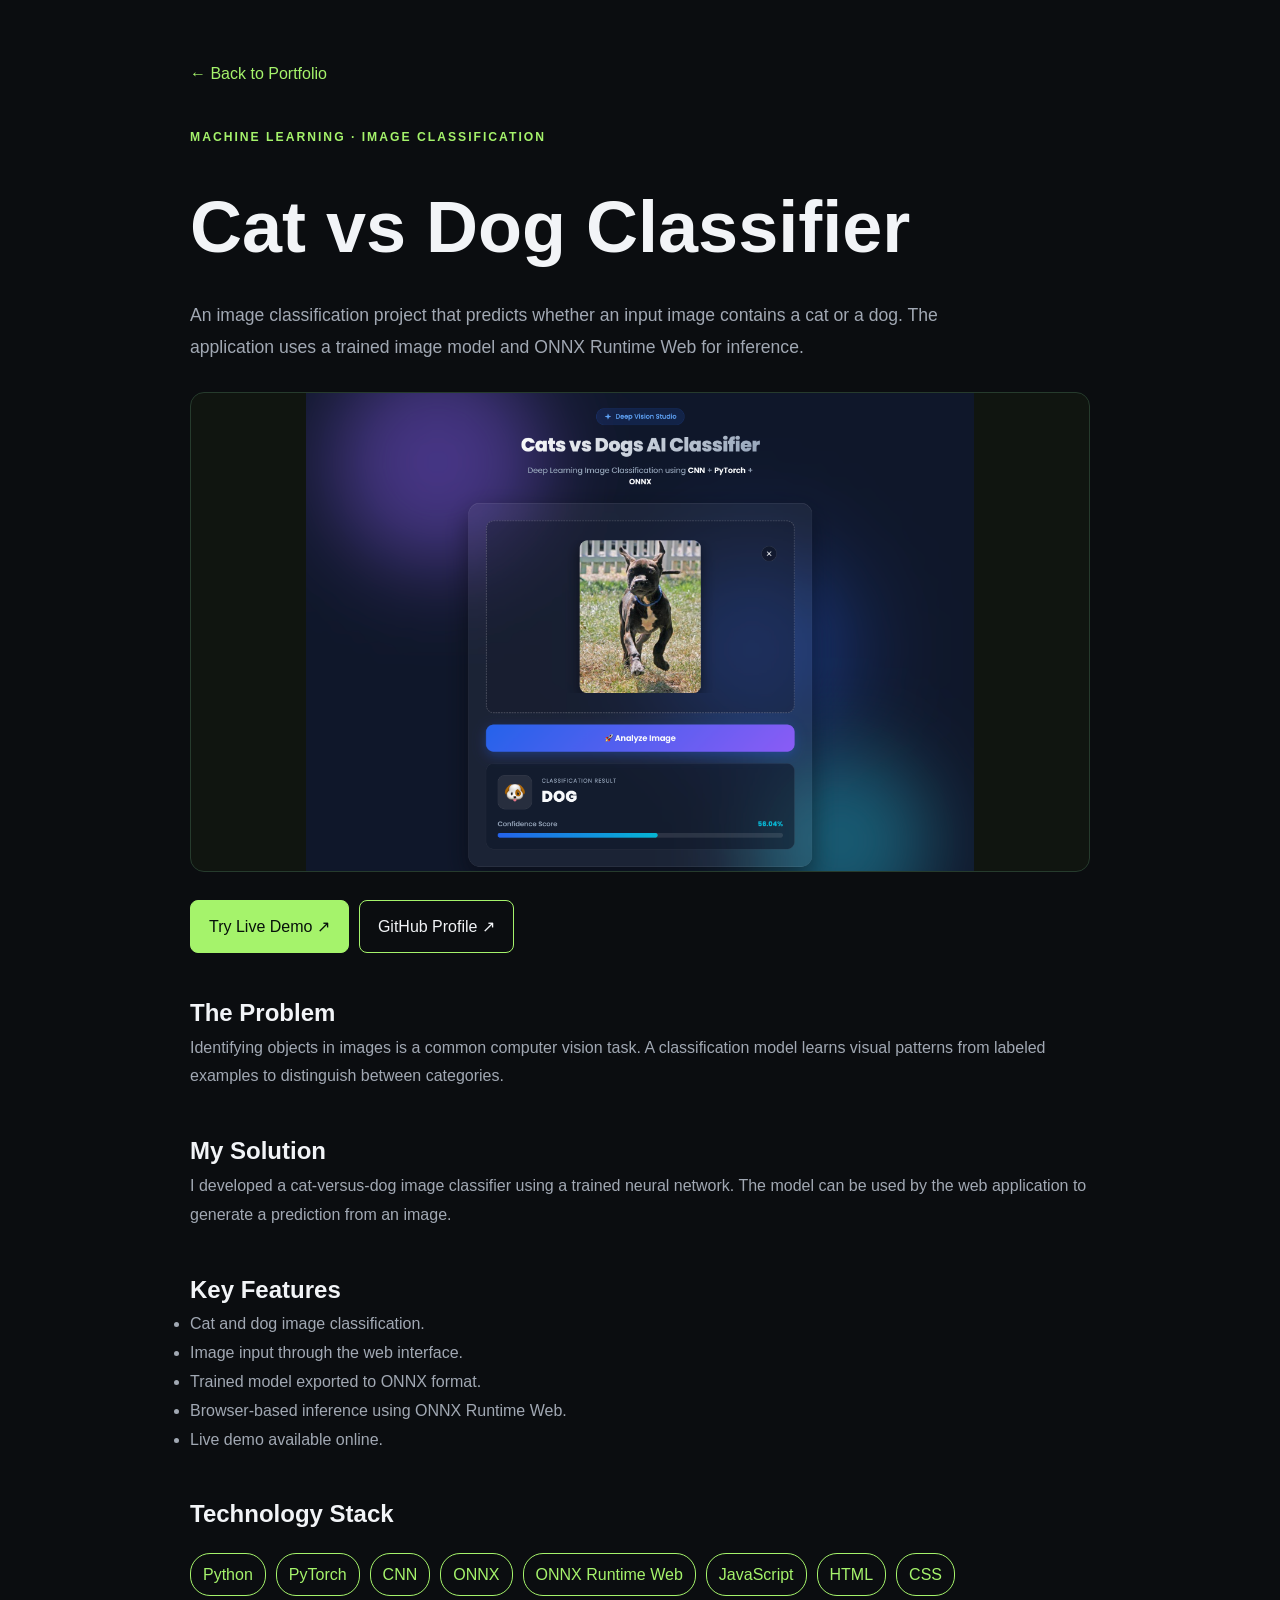
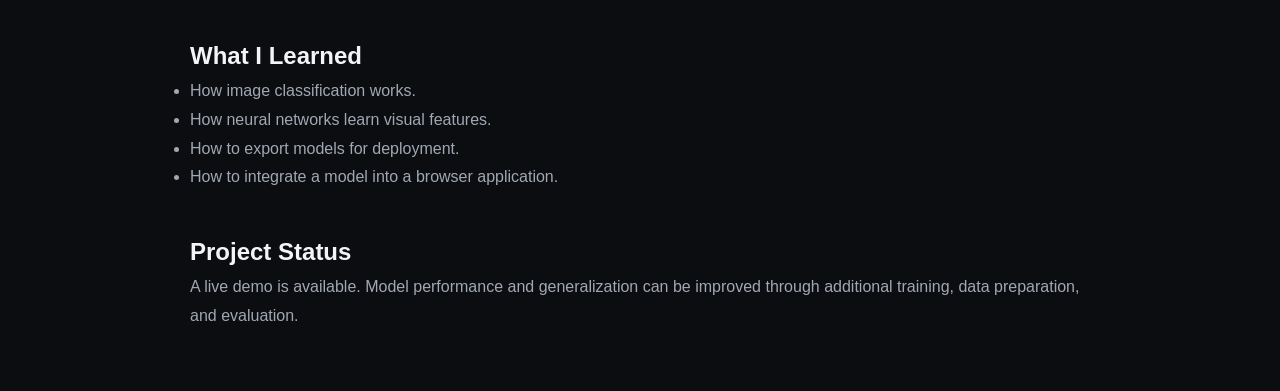
<file: frontend/pages/Cat-vs-Dog-classifier.html>
<!DOCTYPE html>
<html lang="en">
<head>
    <meta charset="UTF-8">
    <meta name="viewport" content="width=device-width, initial-scale=1.0">
    <meta name="description" content="Ranveer's cat and dog image classification project.">

    <title>Cat vs Dog Classifier | Ranveer</title>
    <link rel="stylesheet" href="../style.css">

    <style>
        .project-detail {
            width: min(900px, 90%);
            margin: auto;
            padding: 60px 0;
        }

        .back-link { color: var(--accent); text-decoration: none; }

        .eyebrow {
            color: var(--accent);
            text-transform: uppercase;
            letter-spacing: 2px;
            margin-top: 40px;
        }

        .project-detail h1 {
            font-size: clamp(2.5rem, 6vw, 4.5rem);
            margin: 12px 0;
        }

        .intro {
            color: var(--muted);
            font-size: 1.1rem;
            line-height: 1.8;
            max-width: 750px;
        }

        .detail-section { margin-top: 40px; }

        .detail-section p,
        .detail-section li {
            color: var(--muted);
            line-height: 1.8;
        }

        .tech-stack, .project-links {
            display: flex;
            flex-wrap: wrap;
            gap: 10px;
            margin-top: 18px;
        }

        .tech-stack span {
            color: var(--accent);
            border: 1px solid var(--accent);
            border-radius: 20px;
            padding: 7px 12px;
        }

        .project-links a {
            padding: 12px 18px;
            border: 1px solid var(--accent);
            border-radius: 8px;
            text-decoration: none;
            color: var(--text);
        }

        .project-links a.primary {
            background: var(--accent);
            color: #07110a;
        }

        .project-screenshot{
        display: block;
        width: 100%;
        max-height: 480px;
        object-fit: contain;
        object-position: center;
        margin: 28px 0;
        border: 1px solid #263b2d;
        border-radius: 14px;
        background: #101510;
        }
    </style>
</head>

<body>
    <main class="project-detail">

        <a class="back-link" href="../index.html#projects">
            ← Back to Portfolio
        </a>

        <p class="eyebrow">Machine Learning · Image Classification</p>

        <h1>Cat vs Dog Classifier</h1>

        <p class="intro">
            An image classification project that predicts whether an
            input image contains a cat or a dog. The application uses
            a trained image model and ONNX Runtime Web for inference.
        </p>

        <img
            src="cat-vs-dog.png"
            alt="Cat versus dog image classification application"
            class="project-screenshot"
        >

        <div class="project-links">
            <a class="primary"
               href="https://devranveer.github.io/Cat-vs-Dog-classifier/"
               target="_blank" rel="noopener noreferrer">
                Try Live Demo ↗
            </a>

            <a href="https://github.com/devranveer"
               target="_blank" rel="noopener noreferrer">
                GitHub Profile ↗
            </a>
        </div>

        <section class="detail-section">
            <h2>The Problem</h2>
            <p>
                Identifying objects in images is a common computer vision
                task. A classification model learns visual patterns from
                labeled examples to distinguish between categories.
            </p>
        </section>

        <section class="detail-section">
            <h2>My Solution</h2>
            <p>
                I developed a cat-versus-dog image classifier using a
                trained neural network. The model can be used by the web
                application to generate a prediction from an image.
            </p>
        </section>

        <section class="detail-section">
            <h2>Key Features</h2>
            <ul>
                <li>Cat and dog image classification.</li>
                <li>Image input through the web interface.</li>
                <li>Trained model exported to ONNX format.</li>
                <li>Browser-based inference using ONNX Runtime Web.</li>
                <li>Live demo available online.</li>
            </ul>
        </section>

        <section class="detail-section">
            <h2>Technology Stack</h2>
            <div class="tech-stack">
                <span>Python</span>
                <span>PyTorch</span>
                <span>CNN</span>
                <span>ONNX</span>
                <span>ONNX Runtime Web</span>
                <span>JavaScript</span>
                <span>HTML</span>
                <span>CSS</span>
            </div>
        </section>

        <section class="detail-section">
            <h2>What I Learned</h2>
            <ul>
                <li>How image classification works.</li>
                <li>How neural networks learn visual features.</li>
                <li>How to export models for deployment.</li>
                <li>How to integrate a model into a browser application.</li>
            </ul>
        </section>

        <section class="detail-section">
            <h2>Project Status</h2>
            <p>
                A live demo is available. Model performance and
                generalization can be improved through additional training,
                data preparation, and evaluation.
            </p>
        </section>

    </main>
</body>
</html>
</file>
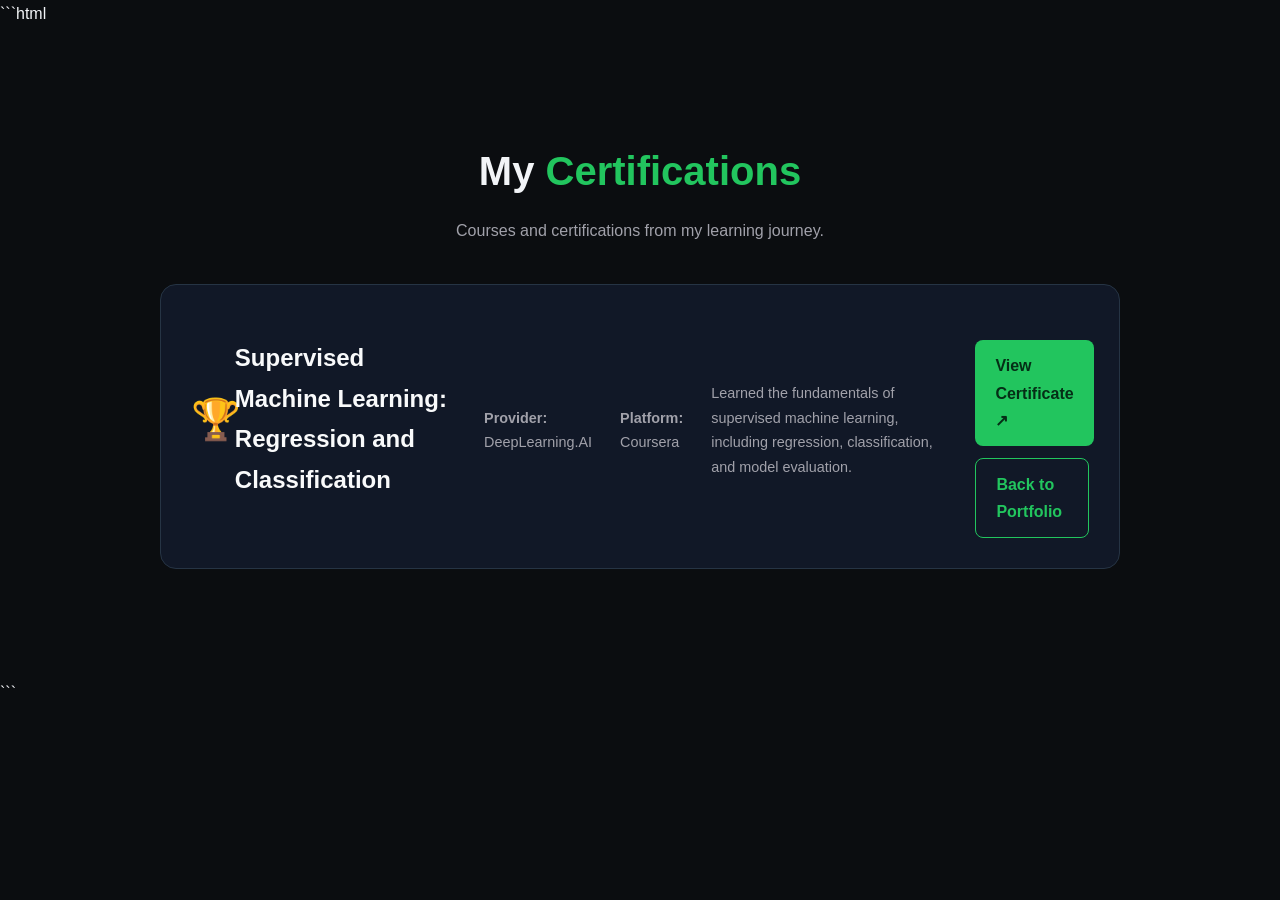
<file: frontend/pages/certificates.html>
```html
<!DOCTYPE html>
<html lang="en">
<head>
    <meta charset="UTF-8">
    <meta name="viewport" content="width=device-width, initial-scale=1.0">

    <title>Certifications | My Portfolio</title>

    <!-- Reuse your main portfolio styles -->
    <link rel="stylesheet" href="../style.css">

    <style>
        .certificates-section {
            max-width: 1000px;
            margin: 80px auto;
            padding: 30px 20px;
        }

        .certificates-heading {
            text-align: center;
            margin-bottom: 40px;
        }

        .certificates-heading h1 {
            font-size: 2.5rem;
            margin-bottom: 12px;
        }

        .certificates-heading span {
            color: #22c55e;
        }

        .certificates-heading p,
        .certificate-card p {
            color: #a1a1aa;
            line-height: 1.7;
        }

        .certificate-card {
            background: #111827;
            border: 1px solid #263444;
            border-radius: 16px;
            padding: 30px;
            transition: 0.3s ease;
        }

        .certificate-card:hover {
            transform: translateY(-5px);
            border-color: #22c55e;
        }

        .certificate-icon {
            font-size: 2.5rem;
            margin-bottom: 15px;
        }

        .certificate-card h2 {
            color: #f9fafb;
            font-size: 1.5rem;
            margin-bottom: 15px;
        }

        .certificate-actions {
            display: flex;
            flex-wrap: wrap;
            gap: 12px;
            margin-top: 25px;
        }

        .certificate-btn {
            display: inline-block;
            padding: 12px 20px;
            border-radius: 8px;
            text-decoration: none;
            font-weight: 600;
            transition: 0.3s ease;
        }

        .view-btn {
            background: #22c55e;
            color: #052e16;
        }

        .view-btn:hover {
            background: #16a34a;
        }

        .back-btn {
            border: 1px solid #22c55e;
            color: #22c55e;
        }

        .back-btn:hover {
            background: #22c55e;
            color: #052e16;
        }

        @media (max-width: 600px) {
            .certificates-section {
                margin: 40px auto;
                padding: 20px 16px;
            }

            .certificates-heading h1 {
                font-size: 2rem;
            }

            .certificate-card {
                padding: 22px;
            }
        }
    </style>
</head>

<body>
    <main class="certificates-section">

        <header class="certificates-heading">
            <h1>My <span>Certifications</span></h1>
            <p>Courses and certifications from my learning journey.</p>
        </header>

        <article class="certificate-card">
            <div class="certificate-icon">🏆</div>

            <h2>Supervised Machine Learning: Regression and Classification</h2>

            <p><strong>Provider:</strong> DeepLearning.AI</p>
            <p><strong>Platform:</strong> Coursera</p>

            <p>
                Learned the fundamentals of supervised machine learning,
                including regression, classification, and model evaluation.
            </p>

            <div class="certificate-actions">
                <a
                    href="../assets/certificates/certificates.png"
                    target="_blank"
                    rel="noopener noreferrer"
                    class="certificate-btn view-btn">
                    View Certificate ↗
                </a>

                <a
                    href="../index.html#certifications"
                    class="certificate-btn back-btn">
                    Back to Portfolio
                </a>
            </div>
        </article>

    </main>
</body>
</html>
```
</file>
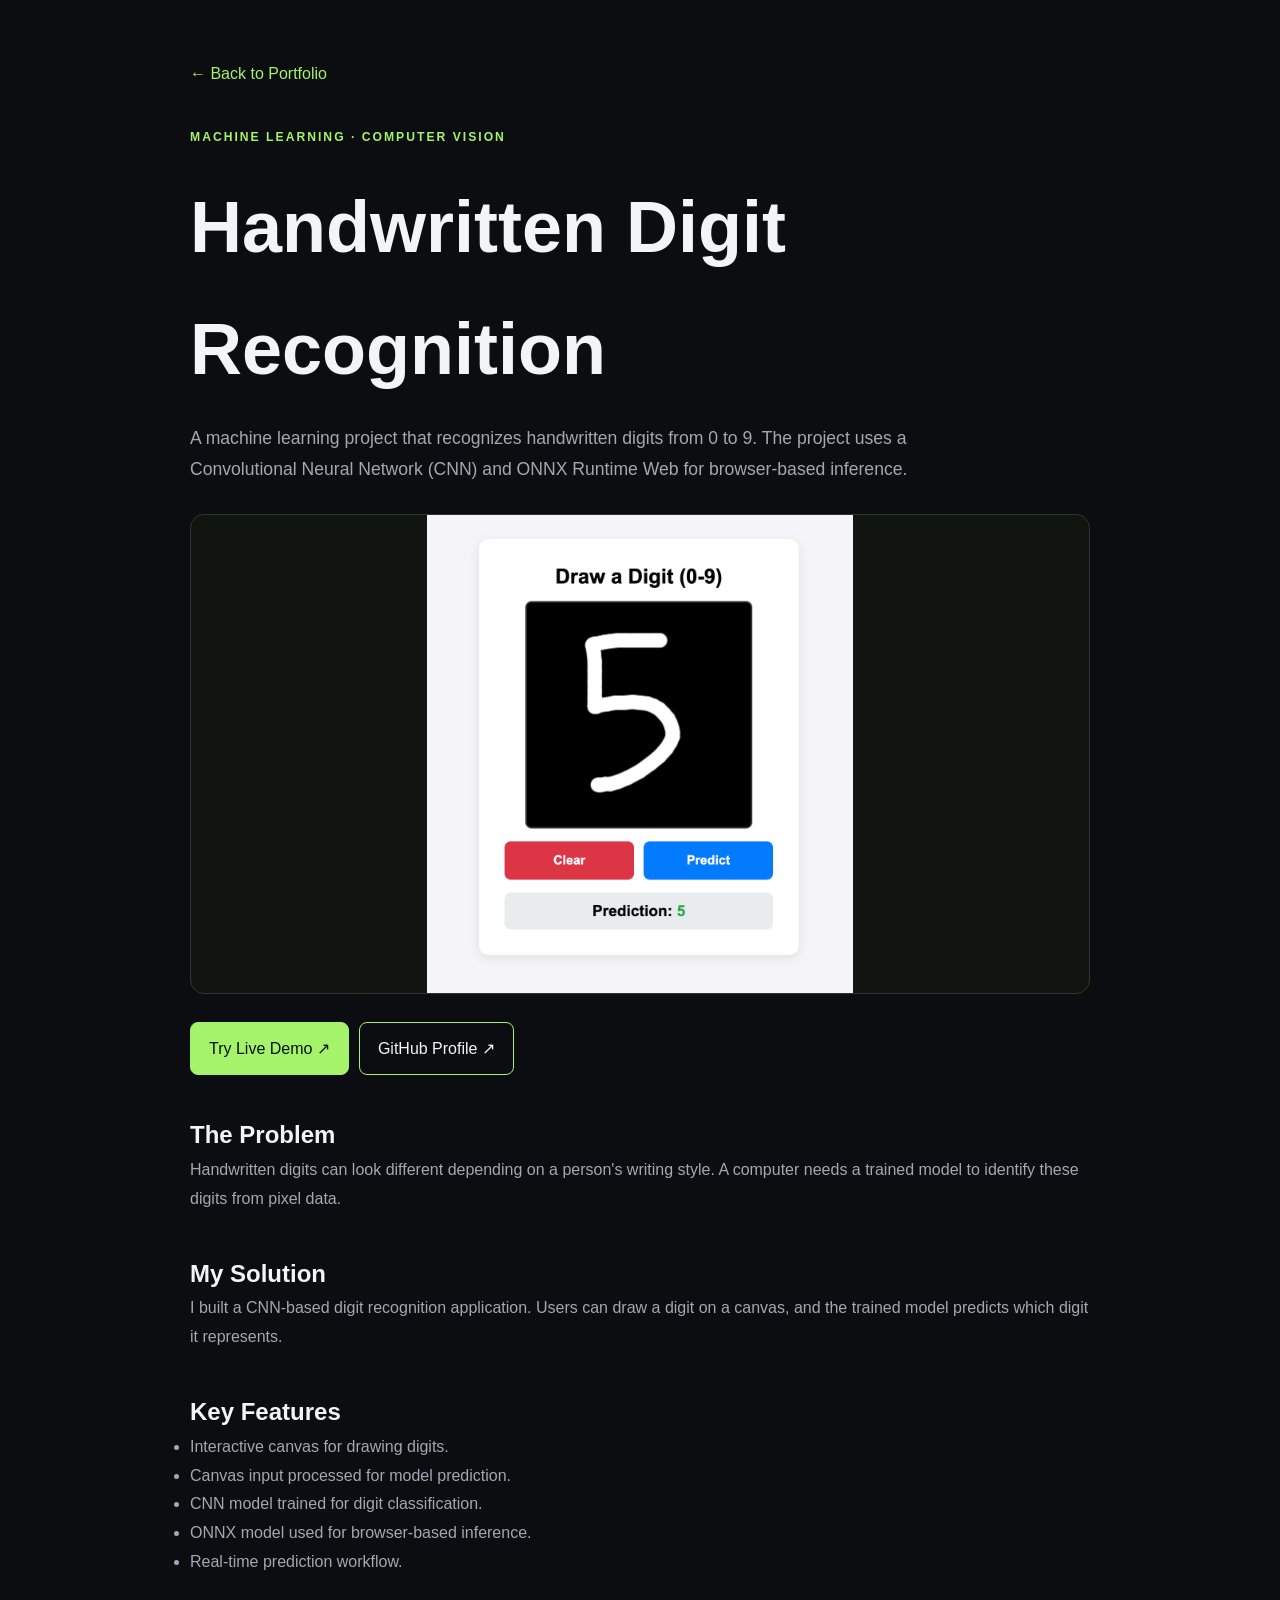
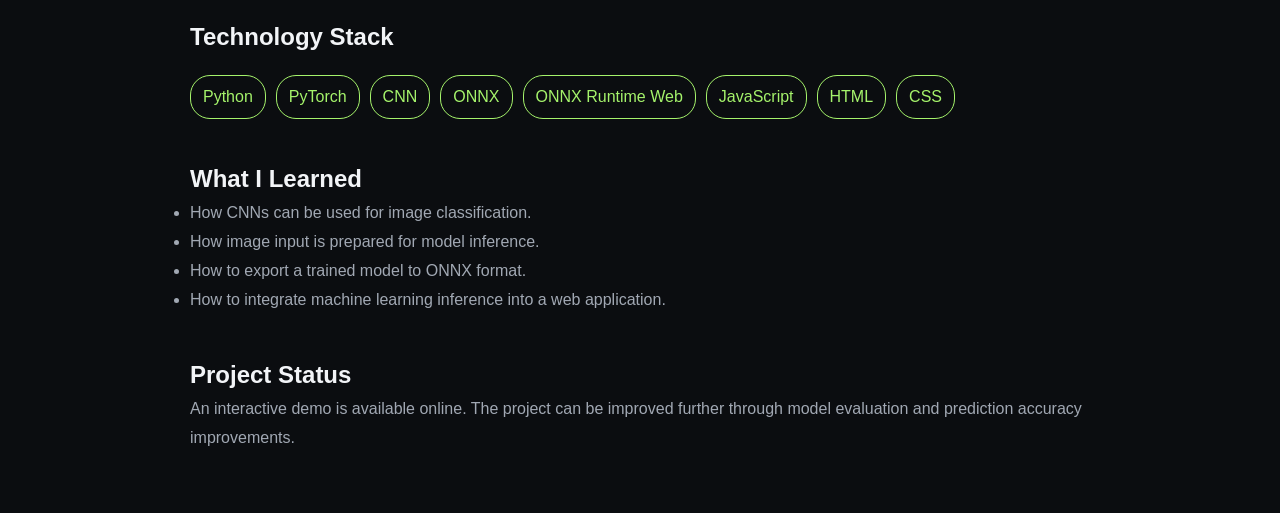
<file: frontend/pages/digit-recognition.html>
<!DOCTYPE html>
<html lang="en">
<head>
    <meta charset="UTF-8">
    <meta name="viewport" content="width=device-width, initial-scale=1.0">
    <meta name="description" content="Ranveer's handwritten digit recognition project using a CNN and ONNX.">

    <title>Handwritten Digit Recognition | Ranveer</title>
    <link rel="stylesheet" href="../style.css">

    <style>
        .project-detail {
            width: min(900px, 90%);
            margin: auto;
            padding: 60px 0;
        }

        .back-link { color: var(--accent); text-decoration: none; }

        .eyebrow {
            color: var(--accent);
            text-transform: uppercase;
            letter-spacing: 2px;
            margin-top: 40px;
        }

        .project-detail h1 {
            font-size: clamp(2.5rem, 6vw, 4.5rem);
            margin: 12px 0;
        }

        .intro {
            color: var(--muted);
            font-size: 1.1rem;
            line-height: 1.8;
            max-width: 750px;
        }

        .detail-section { margin-top: 40px; }

        .detail-section p,
        .detail-section li {
            color: var(--muted);
            line-height: 1.8;
        }

        .tech-stack, .project-links {
            display: flex;
            flex-wrap: wrap;
            gap: 10px;
            margin-top: 18px;
        }

        .tech-stack span {
            color: var(--accent);
            border: 1px solid var(--accent);
            border-radius: 20px;
            padding: 7px 12px;
        }

        .project-links a {
            padding: 12px 18px;
            border: 1px solid var(--accent);
            border-radius: 8px;
            text-decoration: none;
            color: var(--text);
        }

        .project-links a.primary {
            background: var(--accent);
            color: #07110a;
        }
        .project-screenshot {
        display: block;
        width: 100%;
        max-height: 480px;
        object-fit: contain;
        object-position: center;
        margin: 28px 0;
        border: 1px solid #263b2d;
        border-radius: 14px;
        background: #101510;
        }
    </style>
</head>

<body>
    <main class="project-detail">

        <a class="back-link" href="../index.html#projects">
            ← Back to Portfolio
        </a>

        <p class="eyebrow">Machine Learning · Computer Vision</p>

        <h1>Handwritten Digit Recognition</h1>

        <p class="intro">
            A machine learning project that recognizes handwritten digits
            from 0 to 9. The project uses a Convolutional Neural Network
            (CNN) and ONNX Runtime Web for browser-based inference.
        </p>

        <img
            src="digit-recognition.png"
            alt="Handwritten digit recognition application"
            class="project-screenshot"
            
        >

        <div class="project-links">
            <a class="primary"
               href="https://devranveer.github.io/Digit-prediction/"
               target="_blank" rel="noopener noreferrer">
                Try Live Demo ↗
            </a>

            <a href="https://github.com/devranveer"
               target="_blank" rel="noopener noreferrer">
                GitHub Profile ↗
            </a>
        </div>

        <section class="detail-section">
            <h2>The Problem</h2>
            <p>
                Handwritten digits can look different depending on a person's
                writing style. A computer needs a trained model to identify
                these digits from pixel data.
            </p>
        </section>

        <section class="detail-section">
            <h2>My Solution</h2>
            <p>
                I built a CNN-based digit recognition application. Users
                can draw a digit on a canvas, and the trained model predicts
                which digit it represents.
            </p>
        </section>

        <section class="detail-section">
            <h2>Key Features</h2>
            <ul>
                <li>Interactive canvas for drawing digits.</li>
                <li>Canvas input processed for model prediction.</li>
                <li>CNN model trained for digit classification.</li>
                <li>ONNX model used for browser-based inference.</li>
                <li>Real-time prediction workflow.</li>
            </ul>
        </section>

        <section class="detail-section">
            <h2>Technology Stack</h2>
            <div class="tech-stack">
                <span>Python</span>
                <span>PyTorch</span>
                <span>CNN</span>
                <span>ONNX</span>
                <span>ONNX Runtime Web</span>
                <span>JavaScript</span>
                <span>HTML</span>
                <span>CSS</span>
            </div>
        </section>

        <section class="detail-section">
            <h2>What I Learned</h2>
            <ul>
                <li>How CNNs can be used for image classification.</li>
                <li>How image input is prepared for model inference.</li>
                <li>How to export a trained model to ONNX format.</li>
                <li>How to integrate machine learning inference into a web application.</li>
            </ul>
        </section>

        <section class="detail-section">
            <h2>Project Status</h2>
            <p>
                An interactive demo is available online. The project can
                be improved further through model evaluation and prediction
                accuracy improvements.
            </p>
        </section>

    </main>
</body>
</html>
</file>
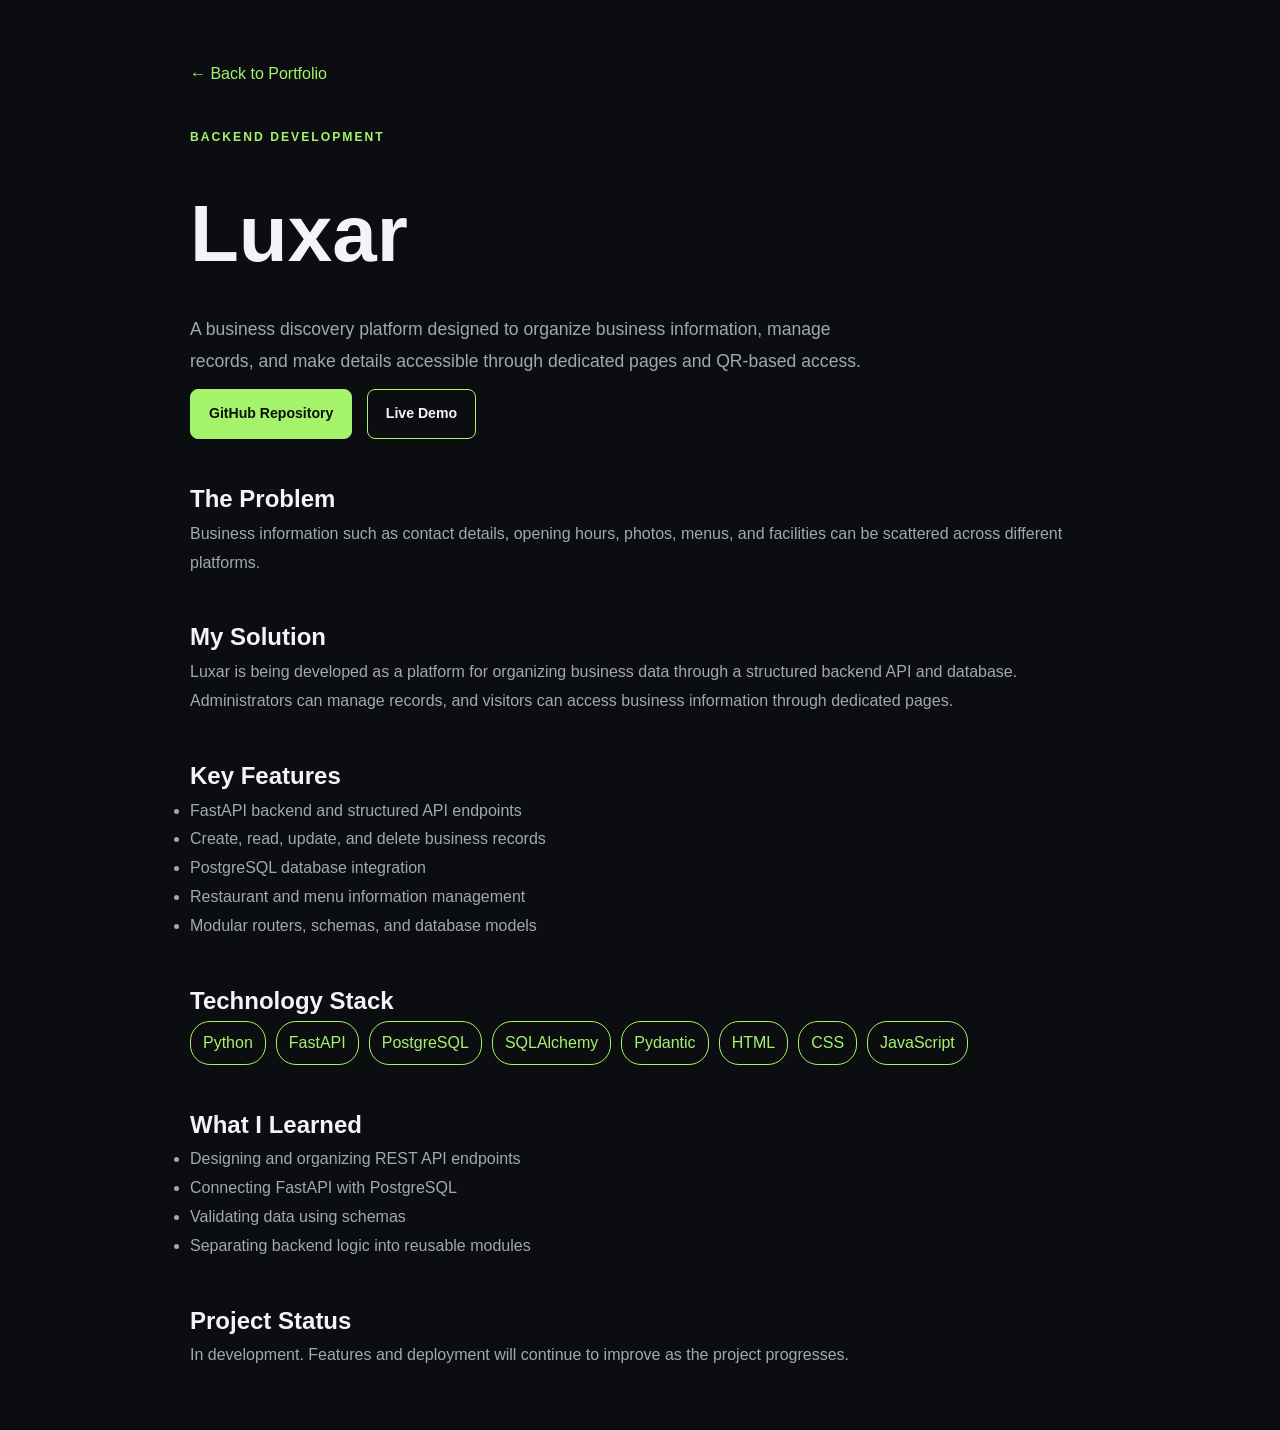
<file: frontend/pages/luxar.html>
<!DOCTYPE html>
<html lang="en">
<head>
    <meta charset="UTF-8">
    <meta name="viewport" content="width=device-width, initial-scale=1.0">

    <title>Luxar | Ranveer's Portfolio</title>

    <!-- Reuse the styling from the main portfolio -->
    <link rel="stylesheet" href="../style.css">

    <!-- Extra styles for this project detail page -->
    <style>
        .project-detail {
            width: min(900px, 90%);
            margin: 0 auto;
            padding: 60px 0;
        }

        .back-link {
            color: var(--accent);
            text-decoration: none;
        }

        .eyebrow {
            color: var(--accent);
            text-transform: uppercase;
            letter-spacing: 2px;
            margin-top: 40px;
        }

        .project-detail h1 {
            font-size: clamp(2.8rem, 7vw, 5rem);
            margin: 12px 0;
        }

        .intro {
            color: var(--muted);
            font-size: 1.1rem;
            line-height: 1.8;
            max-width: 700px;
        }

        .detail-section {
            margin-top: 40px;
        }

        .detail-section p,
        .detail-section li {
            color: var(--muted);
            line-height: 1.8;
        }

        .tech-stack {
            display: flex;
            flex-wrap: wrap;
            gap: 10px;
        }

        .tech-stack span {
            color: var(--accent);
            border: 1px solid var(--accent);
            padding: 7px 12px;
            border-radius: 20px;
        }

        .project-link {
            display: inline-block;
            margin: 12px 10px 0 0;
            padding: 12px 18px;
            border: 1px solid var(--accent);
            border-radius: 8px;
            color: var(--text);
            text-decoration: none;
        }

        .project-link.primary {
            background: var(--accent);
            color: #07110a;
        }
    </style>
</head>

<body>
    <main class="project-detail">

        <a class="back-link" href="../index.html#projects">
            ← Back to Portfolio
        </a>

        <p class="eyebrow">Backend Development</p>

        <h1>Luxar</h1>

        <p class="intro">
            A business discovery platform designed to organize business
            information, manage records, and make details accessible
            through dedicated pages and QR-based access.
        </p>

        <a class="project-link primary" href="#" target="_blank"
           rel="noopener noreferrer">
            GitHub Repository
        </a>

        <a class="project-link" href="#" target="_blank"
           rel="noopener noreferrer">
            Live Demo
        </a>

        <section class="detail-section">
            <h2>The Problem</h2>
            <p>
                Business information such as contact details, opening hours,
                photos, menus, and facilities can be scattered across
                different platforms.
            </p>
        </section>

        <section class="detail-section">
            <h2>My Solution</h2>
            <p>
                Luxar is being developed as a platform for organizing
                business data through a structured backend API and database.
                Administrators can manage records, and visitors can access
                business information through dedicated pages.
            </p>
        </section>

        <section class="detail-section">
            <h2>Key Features</h2>
            <ul>
                <li>FastAPI backend and structured API endpoints</li>
                <li>Create, read, update, and delete business records</li>
                <li>PostgreSQL database integration</li>
                <li>Restaurant and menu information management</li>
                <li>Modular routers, schemas, and database models</li>
            </ul>
        </section>

        <section class="detail-section">
            <h2>Technology Stack</h2>
            <div class="tech-stack">
                <span>Python</span>
                <span>FastAPI</span>
                <span>PostgreSQL</span>
                <span>SQLAlchemy</span>
                <span>Pydantic</span>
                <span>HTML</span>
                <span>CSS</span>
                <span>JavaScript</span>
            </div>
        </section>

        <section class="detail-section">
            <h2>What I Learned</h2>
            <ul>
                <li>Designing and organizing REST API endpoints</li>
                <li>Connecting FastAPI with PostgreSQL</li>
                <li>Validating data using schemas</li>
                <li>Separating backend logic into reusable modules</li>
            </ul>
        </section>

        <section class="detail-section">
            <h2>Project Status</h2>
            <p>
                In development. Features and deployment will continue
                to improve as the project progresses.
            </p>
        </section>

    </main>
</body>
</html>
</file>
<file: frontend/style.css>
/* =========================================
   RANVEER'S PORTFOLIO
   Dark, minimalist, responsive design
   Interactive buttons, links and cards
========================================= */

/* ---------- 1. Variables and Reset ---------- */

:root {
    --bg: #0b0d10;
    --surface: #12151a;
    --surface-hover: #191e27;
    --border: #252b39;
    --text: #f2f4f7;
    --muted: #a1a8b3;
    --accent: #a5f36b;
    --accent-hover: #c1ff91;
    --success: #78d6a3;

    --container-width: 1100px;
    --header-height: 76px;

    --transition-fast: 0.2s ease;
    --transition-normal: 0.3s ease;
}

* {
    margin: 0;
    padding: 0;
    box-sizing: border-box;
}

html {
    scroll-behavior: smooth;
    scroll-padding-top: calc(var(--header-height) + 20px);
}

body {
    min-height: 100vh;
    background: var(--bg);
    color: var(--text);
    font-family: -apple-system, BlinkMacSystemFont, "Segoe UI",
        Roboto, Helvetica, Arial, sans-serif;
    font-size: 16px;
    line-height: 1.7;
    -webkit-font-smoothing: antialiased;
}

body,
button,
input,
textarea {
    font-family: -apple-system, BlinkMacSystemFont, "Segoe UI",
        Roboto, Helvetica, Arial, sans-serif;
}

a {
    color: inherit;
    text-decoration: none;
    -webkit-tap-highlight-color: transparent;
}

button,
input,
textarea {
    font: inherit;
}

button {
    -webkit-tap-highlight-color: transparent;
    cursor: pointer;
}

img {
    display: block;
    max-width: 100%;
}

::selection {
    color: #ffffff;
    background: #4b5ac7;
}

.container {
    width: min(var(--container-width), calc(100% - 48px));
    margin-inline: auto;
}

/* Accessible keyboard focus */
button:focus-visible,
a:focus-visible,
input:focus-visible,
textarea:focus-visible {
    outline: 2px solid var(--accent);
    outline-offset: 4px;
}


/* ---------- 2. Header and Navigation ---------- */

.header {
    position: sticky;
    top: 0;
    z-index: 100;
    height: var(--header-height);

    background: rgba(11, 13, 18, 0.88);
    border-bottom: 1px solid rgba(255, 255, 255, 0.06);

    backdrop-filter: blur(16px);
    -webkit-backdrop-filter: blur(16px);
}

.navbar {
    height: 100%;
    display: flex;
    align-items: center;
    justify-content: space-between;
    gap: 24px;
}

.logo {
    font-size: 1.55rem;
    font-weight: 800;
    letter-spacing: -1px;
    transition: opacity var(--transition-fast);
}

.logo span {
    color: var(--accent);
}

.logo:hover {
    opacity: 0.8;
}

.nav-links {
    display: flex;
    align-items: center;
    gap: 28px;
    list-style: none;
}

.nav-links a {
    position: relative;
    display: inline-block;
    padding: 6px 0;
    color: var(--muted);
    font-size: 0.9rem;

    transition: color var(--transition-fast);
}

/* Animated underline */
.nav-links a::after {
    content: "";
    position: absolute;
    left: 0;
    bottom: 0;
    width: 0;
    height: 2px;
    background: var(--accent);

    transition: width var(--transition-normal);
}

.nav-links a:hover,
.nav-links a.active {
    color: var(--accent);
}

.nav-links a:hover::after,
.nav-links a.active::after {
    width: 100%;
}

.menu-toggle {
    display: none;
    align-items: center;
    justify-content: center;

    border: 1px solid var(--border);
    border-radius: 8px;
    padding: 7px 12px;

    background: var(--surface);
    color: var(--text);
    font-size: 1.25rem;

    transition:
        color var(--transition-fast),
        border-color var(--transition-fast),
        transform var(--transition-fast);
}

.menu-toggle:hover {
    color: var(--accent);
    border-color: var(--accent);
}

.menu-toggle:active {
    transform: scale(0.94);
}


/* ---------- 3. Hero Section ---------- */

.hero {
    position: relative;
    padding-top: 125px;
    padding-bottom: 110px;
}

.hero::before {
    content: "";
    position: absolute;
    top: 70px;
    left: -90px;
    z-index: -1;

    width: 360px;
    height: 360px;
    border-radius: 50%;

    background: rgba(99, 102, 241, 0.08);
    filter: blur(100px);
    pointer-events: none;
}

.eyebrow {
    margin-bottom: 18px;
    color: var(--accent);
    font-size: 0.76rem;
    font-weight: 700;
    letter-spacing: 2px;
    text-transform: uppercase;
}

.hero h1 {
    max-width: 850px;
    margin-bottom: 24px;

    font-size: clamp(2.7rem, 7vw, 5.2rem);
    font-weight: 800;
    line-height: 1.1;
    letter-spacing: -3px;
}

.hero h1 span {
    color: var(--accent);
}

.hero-description {
    max-width: 650px;
    margin-bottom: 30px;
    color: var(--muted);
    font-size: 1.08rem;
    line-height: 1.9;
}

.hero-buttons {
    display: flex;
    flex-wrap: wrap;
    gap: 14px;
    margin-bottom: 28px;
}


/* ---------- 4. Interactive Buttons ---------- */

.btn {
    display: inline-flex;
    align-items: center;
    justify-content: center;
    gap: 8px;

    min-height: 46px;
    padding: 11px 20px;

    border: 1px solid transparent;
    border-radius: 9px;

    font-size: 0.9rem;
    font-weight: 650;
    cursor: pointer;

    transition:
        background-color var(--transition-normal),
        border-color var(--transition-normal),
        color var(--transition-normal),
        transform var(--transition-normal),
        box-shadow var(--transition-normal);
}

.btn:hover {
    transform: translateY(-3px);
}

.btn:active {
    transform: scale(0.97);
}

.btn-primary {
    background: var(--accent);
    color: #101321;
}

.btn-primary:hover {
    background: var(--accent-hover);
    box-shadow: 0 8px 26px rgba(165, 243, 107, 0.16);
}

.btn-secondary {
    background: transparent;
    border-color: var(--border);
    color: var(--text);
}

.btn-secondary:hover {
    background: var(--surface-hover);
    border-color: var(--accent);
    box-shadow: 0 6px 20px rgba(0, 0, 0, 0.15);
}


/* ---------- 5. Social Links and Icons ---------- */

.social-links,
.contact-socials {
    display: flex;
    flex-wrap: wrap;
    align-items: center;
    gap: 14px;
}

.social-links {
    margin-top: 24px;
}

.social-links a,
.contact-socials a {
    display: inline-flex;
    align-items: center;
    gap: 9px;

    padding: 10px 16px;
    border: 1px solid var(--border);
    border-radius: 8px;

    color: var(--muted);
    font-size: 0.9rem;

    transition:
        color var(--transition-normal),
        border-color var(--transition-normal),
        background-color var(--transition-normal),
        transform var(--transition-normal);
}

.social-links a:hover,
.contact-socials a:hover {
    color: var(--accent);
    border-color: var(--accent);
    background: rgba(165, 243, 107, 0.04);
    transform: translateY(-3px);
}

.social-links img,
.social-links svg,
.social-links i {
    width: 22px;
    height: 22px;
    flex-shrink: 0;
    transition: transform var(--transition-normal);
}

.social-links i {
    font-size: 22px;
}

.social-links a:hover img,
.social-links a:hover svg,
.social-links a:hover i {
    transform: scale(1.12);
}

.hero-note {
    margin-top: 36px;
    padding-left: 14px;
    border-left: 2px solid var(--accent);
    color: var(--muted);
    font-size: 0.85rem;
}


/* ---------- 6. Shared Sections ---------- */

.section {
    padding-top: 80px;
    padding-bottom: 80px;
    border-top: 1px solid rgba(255, 255, 255, 0.06);
}

.section h2 {
    margin-bottom: 20px;
    font-size: clamp(2rem, 4vw, 3rem);
    line-height: 1.2;
    letter-spacing: -1.2px;
}

.section-description {
    max-width: 720px;
    margin-bottom: 24px;
    color: var(--muted);
    font-size: 1rem;
    line-height: 1.9;
}


/* ---------- 7. About Section ---------- */

.about-highlights {
    display: grid;
    grid-template-columns: repeat(3, minmax(0, 1fr));
    gap: 18px;
    margin-top: 34px;
}


/* Shared card styles */
.skill-card,
.project-card,
.certificate-card {
    background: var(--surface);
    border: 1px solid var(--border);
    border-radius: 14px;

    transition:
        transform var(--transition-normal),
        border-color var(--transition-normal),
        background-color var(--transition-normal),
        box-shadow var(--transition-normal);
}

.skill-card {
    padding: 24px;
}

.skill-card h3 {
    margin-bottom: 12px;
    font-size: 1.05rem;
}

.skill-card p {
    color: var(--muted);
    font-size: 0.9rem;
    line-height: 1.8;
}

.about-highlights .skill-card:hover {
    transform: translateY(-5px);
    background: var(--surface-hover);
    border-color: var(--accent);
    box-shadow: 0 12px 30px rgba(0, 0, 0, 0.18);
}


/* ---------- 8. Skills Section ---------- */

.skills-grid {
    display: grid;
    grid-template-columns: repeat(3, minmax(0, 1fr));
    gap: 18px;
    margin-top: 34px;
}

#skills .skill-card {
    min-width: 0;
}

#skills .skill-card:hover {
    transform: translateY(-5px);
    background: var(--surface-hover);
    border-color: var(--accent);
    box-shadow: 0 12px 30px rgba(0, 0, 0, 0.18);
}

#skills .skill-card h3 {
    margin-bottom: 22px;
}

/* Technology icon layout */
.skill-icons {
    display: flex;
    flex-wrap: wrap;
    align-items: center;
    justify-content: center;
    gap: 22px 18px;
}

.skill-item {
    display: flex;
    flex-direction: column;
    align-items: center;
    justify-content: center;
    gap: 9px;

    min-width: 65px;
    color: var(--muted);
    font-size: 0.8rem;
    text-align: center;
}

.skill-item i {
    font-size: 34px;
    transition:
        transform var(--transition-normal),
        filter var(--transition-normal);
}

.skill-item:hover i {
    transform: translateY(-4px) scale(1.12);
    filter: brightness(1.2);
}

.skill-item span {
    transition: color var(--transition-fast);
}

.skill-item:hover span {
    color: var(--text);
}


/* ---------- 9. Technology Tags ---------- */

.tags {
    display: flex;
    flex-wrap: wrap;
    align-items: center;
    gap: 8px;
    margin-top: 16px;
}

.tags span {
    display: inline-flex;
    align-items: center;
    padding: 5px 10px;

    border: 1px solid var(--border);
    border-radius: 6px;

    background: rgba(255, 255, 255, 0.02);
    color: var(--muted);

    font-size: 0.76rem;
    line-height: 1.5;

    transition:
        color var(--transition-fast),
        background-color var(--transition-fast),
        border-color var(--transition-fast),
        transform var(--transition-fast);
}

.tags span:hover {
    color: var(--accent);
    background: rgba(165, 243, 107, 0.06);
    border-color: rgba(165, 243, 107, 0.5);
    transform: translateY(-2px);
}


/* ---------- 10. Projects Section ---------- */

.projects-grid {
    display: grid;
    grid-template-columns: repeat(2, minmax(0, 1fr));
    gap: 22px;
    margin-top: 35px;
}

.project-card {
    display: flex;
    flex-direction: column;
    align-items: stretch;

    min-width: 0;
    min-height: 340px;
    padding: 28px;
    overflow: hidden;
}

.project-card:hover {
    transform: translateY(-6px);
    background: var(--surface-hover);
    border-color: var(--accent);
    box-shadow: 0 16px 40px rgba(0, 0, 0, 0.2);
}

.project-number {
    margin-bottom: 25px;
    color: var(--accent);
    font-size: 0.72rem;
    font-weight: 700;
    letter-spacing: 1.5px;
}

.project-card h3 {
    margin-bottom: 12px;
    font-size: 1.3rem;
    line-height: 1.45;
    letter-spacing: -0.3px;
}

.project-card > p,
.project-description {
    margin-bottom: 22px;
    color: var(--muted);
    font-size: 0.92rem;
    line-height: 1.85;
}

.project-card .tags {
    margin-top: auto;
    margin-bottom: 24px;
}

.project-actions {
    display: flex;
    flex-wrap: wrap;
    align-items: center;
    gap: 18px;

    width: 100%;
    margin-top: auto;
    padding-top: 16px;

    border-top: 1px solid var(--border);
}

.project-link {
    display: inline-flex;
    align-items: center;
    gap: 7px;

    color: var(--accent);
    font-size: 0.88rem;
    font-weight: 650;

    transition:
        color var(--transition-normal),
        gap var(--transition-normal);
}

.project-link:hover {
    gap: 11px;
    color: var(--accent-hover);
}

.project-actions .project-link {
    min-height: 28px;
}

.project-actions .project-link span {
    font-size: 1.05rem;
}

.projects-footer {
    display: flex;
    justify-content: center;
    margin-top: 36px;
}


/* ---------- 11. Certifications ---------- */

.certificate-card {
    display: flex;
    align-items: center;
    justify-content: space-between;
    gap: 28px;

    margin-top: 30px;
    padding: 28px;
}

.certificate-card:hover {
    transform: translateY(-4px);
    background: var(--surface-hover);
    border-color: var(--accent);
    box-shadow: 0 12px 30px rgba(0, 0, 0, 0.18);
}

.certificate-card > div {
    min-width: 0;
}

.certificate-card h3 {
    margin-bottom: 10px;
    font-size: 1.12rem;
    line-height: 1.5;
}

.certificate-card p {
    margin-top: 7px;
    color: var(--muted);
    font-size: 0.9rem;
    line-height: 1.8;
}

.certificate-card > a {
    flex-shrink: 0;
}


/* ---------- 12. Contact Section ---------- */

.contact-form {
    display: flex;
    flex-direction: column;
    gap: 10px;

    max-width: 650px;
    margin-top: 30px;
}

.contact-form label {
    margin-top: 10px;
    font-size: 0.9rem;
    font-weight: 600;
}

.contact-form input,
.contact-form textarea {
    width: 100%;
    padding: 13px 15px;

    background: var(--surface);
    border: 1px solid var(--border);
    border-radius: 9px;

    color: var(--text);
    font-size: 0.95rem;

    transition:
        border-color var(--transition-normal),
        background-color var(--transition-normal),
        box-shadow var(--transition-normal);
}

.contact-form input::placeholder,
.contact-form textarea::placeholder {
    color: #737d91;
}

.contact-form input:hover,
.contact-form textarea:hover {
    border-color: #515b6e;
}

.contact-form input:focus,
.contact-form textarea:focus {
    background: var(--surface-hover);
    border-color: var(--accent);
    box-shadow: 0 0 0 3px rgba(165, 243, 107, 0.1);
    outline: none;
}

.contact-form textarea {
    min-height: 150px;
    resize: vertical;
}

.contact-form button {
    align-self: flex-start;
    margin-top: 12px;
}

#contact-status {
    min-height: 24px;
    color: var(--muted);
    font-size: 0.9rem;
}

.contact-socials {
    margin-top: 30px;
}


/* ---------- 13. Footer ---------- */

.footer {
    padding: 26px 0;
    border-top: 1px solid var(--border);
}

.footer .container {
    display: flex;
    align-items: center;
    justify-content: space-between;
    gap: 20px;
}

.footer p,
.footer a {
    color: var(--muted);
    font-size: 0.82rem;
}

.footer a {
    transition:
        color var(--transition-normal),
        transform var(--transition-normal);
}

.footer a:hover {
    color: var(--accent);
    transform: translateY(-2px);
}


/* ---------- 14. Tablet Layout ---------- */

@media (max-width: 900px) {
    .nav-links {
        gap: 17px;
    }

    .nav-links a {
        font-size: 0.84rem;
    }

    .about-highlights,
    .skills-grid {
        grid-template-columns: repeat(2, minmax(0, 1fr));
    }

    .project-card {
        padding: 24px;
    }
}


/* ---------- 15. Mobile Navigation ---------- */

@media (max-width: 700px) {
    :root {
        --header-height: 68px;
    }

    .container {
        width: min(calc(100% - 36px), var(--container-width));
    }

    .menu-toggle {
        display: inline-flex;
    }

    .navbar {
        position: relative;
    }

    .nav-links {
        position: absolute;
        top: calc(100% + 1px);
        left: -18px;
        right: -18px;

        display: none;
        flex-direction: column;
        align-items: stretch;
        gap: 0;

        padding: 10px 18px 18px;

        background: var(--bg);
        border: 1px solid var(--border);
        border-top: none;
        border-radius: 0 0 12px 12px;
    }

    .nav-links.open {
    display: flex;
    }

    .nav-links li a {
        display: block;
        padding: 12px 8px;
        font-size: 0.95rem;
    }

    .nav-links a::after {
        bottom: 5px;
    }

    .hero {
        padding-top: 90px;
        padding-bottom: 75px;
    }

    .hero h1 {
        font-size: clamp(2.5rem, 10vw, 4rem);
        letter-spacing: -1.8px;
    }

    .hero-description {
        font-size: 0.98rem;
    }

    .section {
        padding-top: 65px;
        padding-bottom: 65px;
    }

    .about-highlights,
    .skills-grid,
    .projects-grid {
        grid-template-columns: 1fr;
    }

    .project-card {
        min-height: 0;
        padding: 24px;
    }

    .project-number {
        margin-bottom: 20px;
    }

    .project-card .tags {
        margin-top: 0;
    }

    .project-actions {
        gap: 18px;
    }

    .certificate-card {
        align-items: flex-start;
        flex-direction: column;
        padding: 22px;
    }

    .footer .container {
        align-items: flex-start;
        flex-direction: column;
        gap: 10px;
    }
}


/* ---------- 16. Small Mobile Screens ---------- */

@media (max-width: 400px) {
    .container {
        width: calc(100% - 28px);
    }

    .hero-buttons {
        align-items: stretch;
        flex-direction: column;
    }

    .hero-buttons .btn {
        width: 100%;
    }

    .project-card {
        padding: 19px;
    }

    .project-actions {
        align-items: flex-start;
        flex-direction: column;
    }

    .contact-form button {
        width: 100%;
    }

    .skill-icons {
        gap: 20px 14px;
    }
}


/* ---------- 17. Accessibility ---------- */

@media (prefers-reduced-motion: reduce) {
    html {
        scroll-behavior: auto;
    }

    *,
    *::before,
    *::after {
        animation-duration: 0.01ms !important;
        animation-iteration-count: 1 !important;
        transition-duration: 0.01ms !important;
        scroll-behavior: auto !important;
    }
}
</file>
